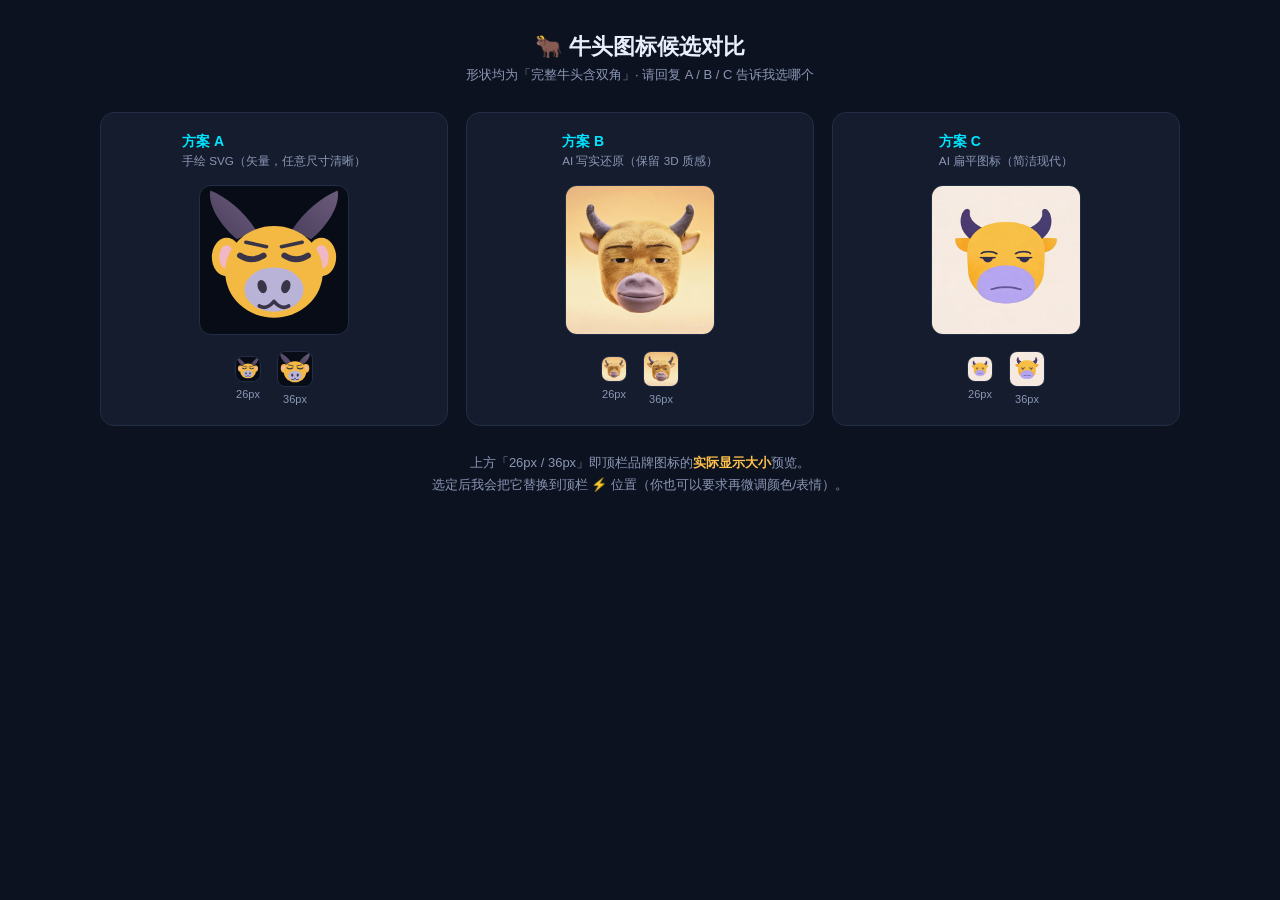
<file: static/logo_candidates/logo_preview.html>
<!DOCTYPE html>
<html lang="zh-CN">
<head>
<meta charset="UTF-8">
<meta name="viewport" content="width=device-width, initial-scale=1.0">
<title>牛头图标候选对比 · 牛来</title>
<style>
  :root{--bg:#0d1220;--card:#151c2e;--border:#232d45;--txt:#e8eefc;--mut:#8a97b5;--cyan:#00e5ff;--amber:#ffc24b}
  *{box-sizing:border-box;margin:0;padding:0}
  body{background:var(--bg);color:var(--txt);font-family:-apple-system,"Microsoft YaHei",sans-serif;padding:32px 24px;min-height:100vh}
  h1{font-size:22px;text-align:center;margin-bottom:4px}
  .sub{text-align:center;color:var(--mut);font-size:13px;margin-bottom:28px}
  .grid{display:grid;grid-template-columns:repeat(3,1fr);gap:18px;max-width:1080px;margin:0 auto}
  .col{background:var(--card);border:1px solid var(--border);border-radius:14px;padding:20px;display:flex;flex-direction:column;align-items:center;gap:16px}
  .tag{font-size:14px;font-weight:700;color:var(--cyan)}
  .tag small{display:block;font-weight:400;color:var(--mut);margin-top:3px}
  .big{width:150px;height:150px;border-radius:12px;background:#080c16;border:1px solid var(--border);display:flex;align-items:center;justify-content:center;overflow:hidden}
  .big img,.big svg{width:100%;height:100%;object-fit:contain}
  .big img.photo{object-fit:cover}
  .sizes{display:flex;align-items:center;gap:16px}
  .sz{display:flex;flex-direction:column;align-items:center;gap:6px;color:var(--mut);font-size:11px}
  .sz .frame{width:44px;height:44px;border-radius:8px;background:#080c16;border:1px solid var(--border);display:flex;align-items:center;justify-content:center;overflow:hidden}
  .sz img,.sz svg{max-width:100%;max-height:100%}
  .sz.sm .frame{width:36px;height:36px}
  .sz.sm2 .frame{width:26px;height:26px}
  .hint{text-align:center;color:var(--mut);font-size:13px;margin-top:26px;line-height:1.7}
  .hint b{color:var(--amber)}
</style>
</head>
<body>
  <h1>🐂 牛头图标候选对比</h1>
  <div class="sub">形状均为「完整牛头含双角」· 请回复 A / B / C 告诉我选哪个</div>

  <div class="grid">
    <div class="col">
      <div class="tag">方案 A<small>手绘 SVG（矢量，任意尺寸清晰）</small></div>
      <div class="big"><img src="logo_svg.svg" alt="A"></div>
      <div class="sizes">
        <div class="sz sm2"><div class="frame"><img src="logo_svg.svg"></div>26px</div>
        <div class="sz sm"><div class="frame"><img src="logo_svg.svg"></div>36px</div>
      </div>
    </div>

    <div class="col">
      <div class="tag">方案 B<small>AI 写实还原（保留 3D 质感）</small></div>
      <div class="big"><img class="photo" src="logo_realistic.jpg" alt="B"></div>
      <div class="sizes">
        <div class="sz sm2"><div class="frame"><img class="photo" src="logo_realistic.jpg"></div>26px</div>
        <div class="sz sm"><div class="frame"><img class="photo" src="logo_realistic.jpg"></div>36px</div>
      </div>
    </div>

    <div class="col">
      <div class="tag">方案 C<small>AI 扁平图标（简洁现代）</small></div>
      <div class="big"><img class="photo" src="logo_flat.jpg" alt="C"></div>
      <div class="sizes">
        <div class="sz sm2"><div class="frame"><img class="photo" src="logo_flat.jpg"></div>26px</div>
        <div class="sz sm"><div class="frame"><img class="photo" src="logo_flat.jpg"></div>36px</div>
      </div>
    </div>
  </div>

  <div class="hint">上方「26px / 36px」即顶栏品牌图标的<b>实际显示大小</b>预览。<br>选定后我会把它替换到顶栏 ⚡ 位置（你也可以要求再微调颜色/表情）。</div>
</body>
</html>
</file>
